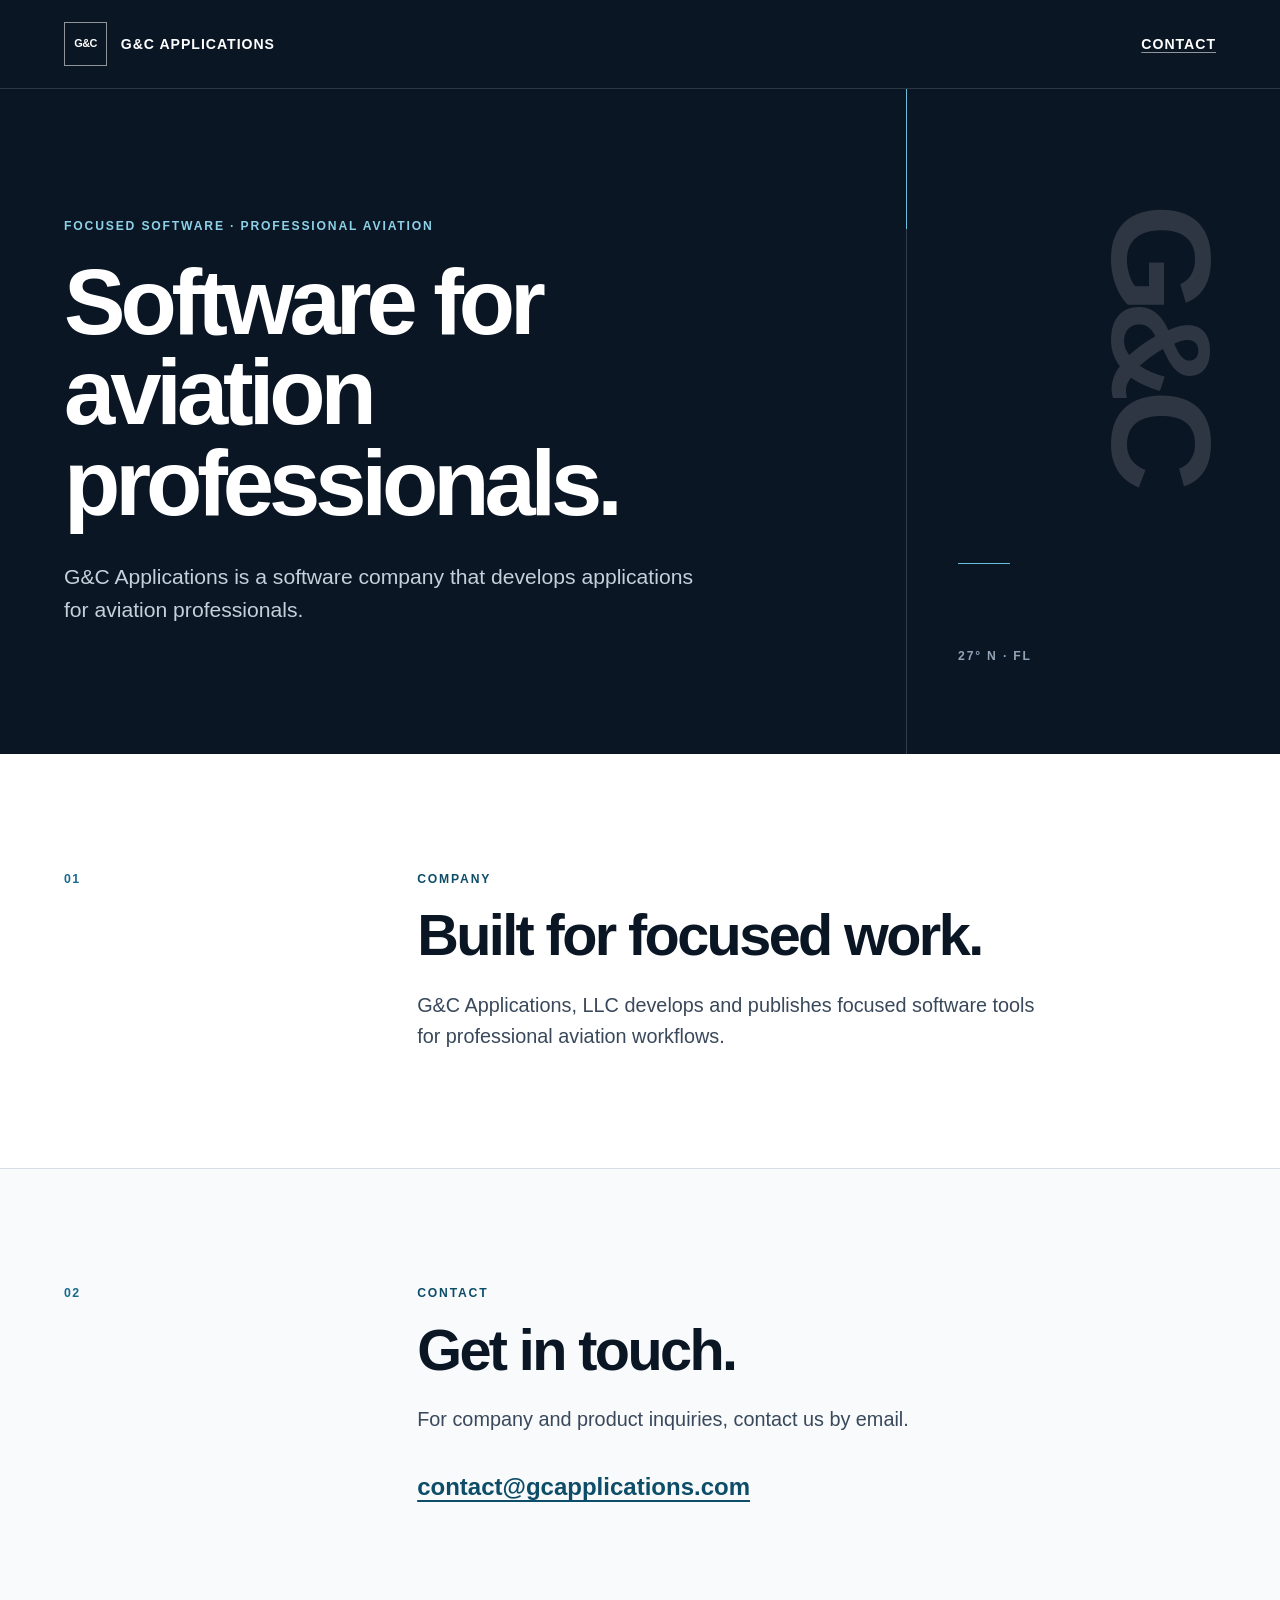
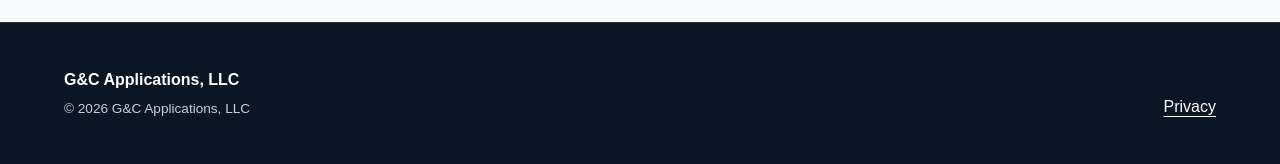
<file: index.html>
<!doctype html>
<html lang="en">
  <head>
    <meta charset="utf-8">
    <meta name="viewport" content="width=device-width, initial-scale=1">
    <meta name="description" content="G&amp;C Applications develops and publishes focused software for professional aviation workflows.">
    <meta name="theme-color" content="#0b1624">
    <link rel="canonical" href="https://gcapplications.com/">
    <link rel="icon" href="favicon.svg" type="image/svg+xml">
    <link rel="stylesheet" href="styles.css">
    <title>G&amp;C Applications — Software for aviation professionals</title>
  </head>
  <body>
    <a class="skip-link" href="#main-content">Skip to content</a>

    <header class="site-header">
      <div class="shell header-inner">
        <a class="brand" href="./" aria-label="G&amp;C Applications home">
          <span class="brand-mark" aria-hidden="true">G&amp;C</span>
          <span class="brand-name">G&amp;C Applications</span>
        </a>
        <a class="header-contact" href="mailto:contact@gcapplications.com">Contact</a>
      </div>
    </header>

    <main id="main-content">
      <section class="hero" aria-labelledby="hero-title">
        <div class="shell hero-grid">
          <div class="hero-copy">
            <p class="eyebrow">Focused software · Professional aviation</p>
            <h1 id="hero-title">Software for aviation professionals.</h1>
            <p class="hero-intro">G&amp;C Applications is a software company that develops applications for aviation professionals.</p>
          </div>
          <div class="signal" aria-hidden="true">
            <span class="signal-label">G&amp;C</span>
            <span class="signal-line"></span>
            <span class="signal-code">27° N · FL</span>
          </div>
        </div>
      </section>

      <section class="company" aria-labelledby="company-title">
        <div class="shell section-grid">
          <p class="section-index" aria-hidden="true">01</p>
          <div class="section-content">
            <p class="kicker">Company</p>
            <h2 id="company-title">Built for focused work.</h2>
            <p>G&amp;C Applications, LLC develops and publishes focused software tools for professional aviation workflows.</p>
          </div>
        </div>
      </section>

      <section class="contact" aria-labelledby="contact-title">
        <div class="shell section-grid">
          <p class="section-index" aria-hidden="true">02</p>
          <div class="section-content">
            <p class="kicker">Contact</p>
            <h2 id="contact-title">Get in touch.</h2>
            <p>For company and product inquiries, contact us by email.</p>
            <a class="email-link" href="mailto:contact@gcapplications.com">contact@gcapplications.com</a>
          </div>
        </div>
      </section>
    </main>

    <footer class="site-footer">
      <div class="shell footer-inner">
        <div>
          <p class="footer-brand">G&amp;C Applications, LLC</p>
          <p class="copyright">© 2026 G&amp;C Applications, LLC</p>
        </div>
        <a href="privacy/">Privacy</a>
      </div>
    </footer>
  </body>
</html>
</file>
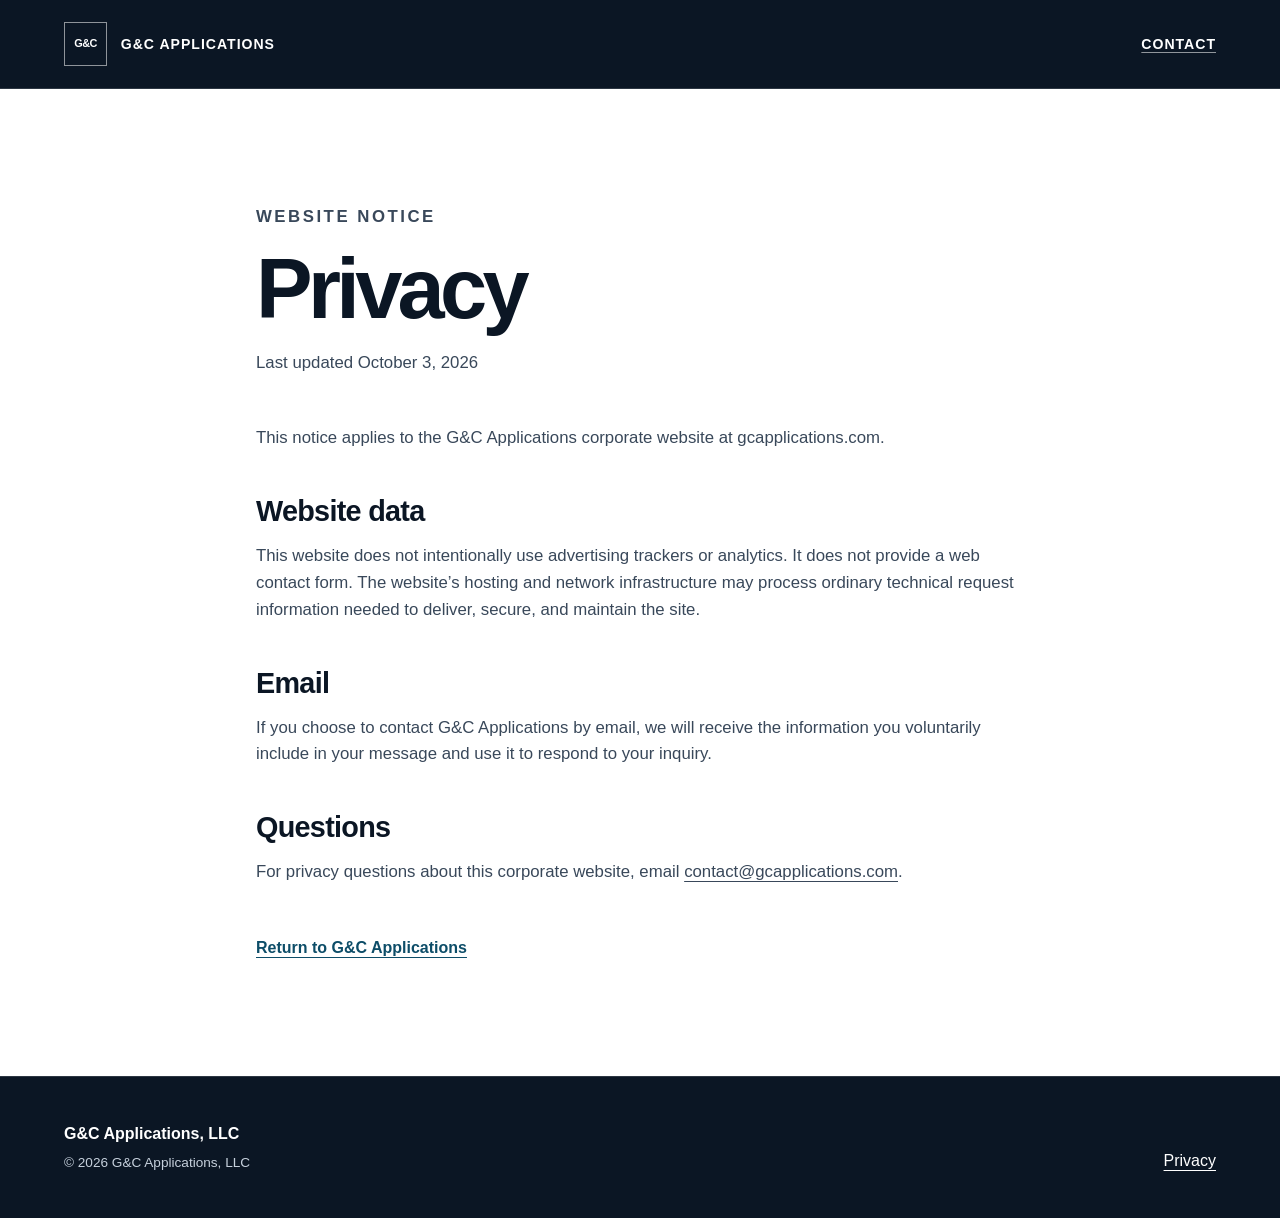
<file: privacy/index.html>
<!doctype html>
<html lang="en">
  <head>
    <meta charset="utf-8">
    <meta name="viewport" content="width=device-width, initial-scale=1">
    <meta name="description" content="Privacy notice for the G&amp;C Applications corporate website.">
    <meta name="theme-color" content="#0b1624">
    <link rel="canonical" href="https://gcapplications.com/privacy/">
    <link rel="icon" href="../favicon.svg" type="image/svg+xml">
    <link rel="stylesheet" href="../styles.css">
    <title>Privacy — G&amp;C Applications</title>
  </head>
  <body>
    <a class="skip-link" href="#main-content">Skip to content</a>

    <header class="site-header">
      <div class="shell header-inner">
        <a class="brand" href="../" aria-label="G&amp;C Applications home">
          <span class="brand-mark" aria-hidden="true">G&amp;C</span>
          <span class="brand-name">G&amp;C Applications</span>
        </a>
        <a class="header-contact" href="mailto:contact@gcapplications.com">Contact</a>
      </div>
    </header>

    <main id="main-content" class="legal-main">
      <article class="legal-wrap">
        <p class="kicker">Website notice</p>
        <h1>Privacy</h1>
        <p class="legal-meta">Last updated October 3, 2026</p>

        <p>This notice applies to the G&amp;C Applications corporate website at gcapplications.com.</p>

        <h2>Website data</h2>
        <p>This website does not intentionally use advertising trackers or analytics. It does not provide a web contact form. The website’s hosting and network infrastructure may process ordinary technical request information needed to deliver, secure, and maintain the site.</p>

        <h2>Email</h2>
        <p>If you choose to contact G&amp;C Applications by email, we will receive the information you voluntarily include in your message and use it to respond to your inquiry.</p>

        <h2>Questions</h2>
        <p>For privacy questions about this corporate website, email <a href="mailto:contact@gcapplications.com">contact@gcapplications.com</a>.</p>

        <a class="back-link" href="../">Return to G&amp;C Applications</a>
      </article>
    </main>

    <footer class="site-footer">
      <div class="shell footer-inner">
        <div>
          <p class="footer-brand">G&amp;C Applications, LLC</p>
          <p class="copyright">© 2026 G&amp;C Applications, LLC</p>
        </div>
        <a href="./" aria-current="page">Privacy</a>
      </div>
    </footer>
  </body>
</html>
</file>
<file: styles.css>
:root {
  color-scheme: light;
  --ink: #0b1624;
  --ink-soft: #39485a;
  --paper: #f8fafc;
  --white: #ffffff;
  --line: #d7dee7;
  --accent: #176b8c;
  --accent-dark: #0d4d68;
  --focus: #f5a623;
  --shell: 72rem;
}

* {
  box-sizing: border-box;
}

html {
  min-width: 20rem;
  scroll-behavior: smooth;
}

body {
  margin: 0;
  background: var(--paper);
  color: var(--ink);
  font-family: -apple-system, BlinkMacSystemFont, "Segoe UI", Helvetica, Arial, sans-serif;
  font-size: 1rem;
  line-height: 1.6;
  text-rendering: optimizeLegibility;
}

a {
  color: inherit;
  text-underline-offset: 0.22em;
  text-decoration-thickness: 0.08em;
}

a:hover {
  color: var(--accent-dark);
}

a:focus-visible {
  border-radius: 0.15rem;
  outline: 0.2rem solid var(--focus);
  outline-offset: 0.25rem;
}

.skip-link {
  position: fixed;
  z-index: 10;
  top: 0.75rem;
  left: 0.75rem;
  padding: 0.65rem 0.85rem;
  transform: translateY(-180%);
  background: var(--white);
  box-shadow: 0 0.25rem 1rem rgb(11 22 36 / 18%);
  font-weight: 700;
}

.skip-link:focus {
  transform: translateY(0);
}

.shell {
  width: min(calc(100% - 3rem), var(--shell));
  margin-inline: auto;
}

.site-header {
  border-bottom: 1px solid rgb(255 255 255 / 14%);
  background: var(--ink);
  color: var(--white);
}

.header-inner {
  display: flex;
  min-height: 5.5rem;
  align-items: center;
  justify-content: space-between;
  gap: 2rem;
}

.brand {
  display: inline-flex;
  align-items: center;
  gap: 0.85rem;
  text-decoration: none;
}

.brand:hover,
.site-header a:hover {
  color: var(--white);
}

.brand-mark {
  display: grid;
  width: 2.7rem;
  aspect-ratio: 1;
  place-items: center;
  border: 1px solid rgb(255 255 255 / 54%);
  font-size: 0.68rem;
  font-weight: 800;
  letter-spacing: -0.04em;
}

.brand-name,
.header-contact {
  font-size: 0.88rem;
  font-weight: 700;
  letter-spacing: 0.07em;
  text-transform: uppercase;
}

.header-contact {
  text-decoration-color: rgb(255 255 255 / 55%);
}

.hero {
  overflow: hidden;
  background: var(--ink);
  color: var(--white);
}

.hero-grid {
  display: grid;
  min-height: clamp(31rem, 68vh, 43rem);
  grid-template-columns: minmax(0, 1.55fr) minmax(15rem, 0.65fr);
  align-items: stretch;
  gap: clamp(3rem, 8vw, 8rem);
}

.hero-copy {
  align-self: center;
  padding-block: clamp(5.25rem, 10vw, 9rem);
}

.eyebrow,
.kicker,
.signal-code {
  margin: 0 0 1.35rem;
  font-size: 0.76rem;
  font-weight: 750;
  letter-spacing: 0.15em;
  text-transform: uppercase;
}

.eyebrow {
  color: #8dd1e8;
}

h1,
h2,
p {
  overflow-wrap: break-word;
}

h1 {
  max-width: 13ch;
  margin: 0;
  font-size: clamp(3rem, 7.2vw, 6.5rem);
  font-weight: 680;
  letter-spacing: -0.055em;
  line-height: 0.98;
}

.hero-intro {
  max-width: 40rem;
  margin: 2rem 0 0;
  color: #c6d0dc;
  font-size: clamp(1.08rem, 1.7vw, 1.32rem);
  line-height: 1.55;
}

.signal {
  position: relative;
  display: flex;
  min-height: 100%;
  flex-direction: column;
  justify-content: space-between;
  padding: clamp(4rem, 9vw, 8rem) 0 clamp(3rem, 7vw, 5.5rem) clamp(1.75rem, 4vw, 3.5rem);
  border-left: 1px solid rgb(255 255 255 / 17%);
}

.signal::before {
  position: absolute;
  top: 0;
  left: -1px;
  width: 1px;
  height: 21%;
  background: #69bfdc;
  content: "";
}

.signal-label {
  color: rgb(255 255 255 / 14%);
  font-size: clamp(4.5rem, 11vw, 9rem);
  font-weight: 800;
  letter-spacing: -0.09em;
  line-height: 0.8;
  writing-mode: vertical-rl;
}

.signal-line {
  width: 3.25rem;
  border-top: 1px solid #69bfdc;
}

.signal-code {
  margin: 0;
  color: #92a3b6;
}

.company,
.contact {
  padding-block: clamp(4.5rem, 9vw, 8rem);
}

.company {
  background: var(--white);
}

.contact {
  border-top: 1px solid var(--line);
}

.section-grid {
  display: grid;
  grid-template-columns: minmax(4rem, 0.33fr) minmax(0, 1fr);
  gap: clamp(2rem, 7vw, 7rem);
}

.section-index {
  margin: 0;
  color: var(--accent);
  font-size: 0.77rem;
  font-weight: 800;
  letter-spacing: 0.12em;
}

.section-content {
  max-width: 45rem;
}

.kicker {
  margin-bottom: 1rem;
  color: var(--accent-dark);
}

h2 {
  margin: 0 0 1.5rem;
  font-size: clamp(2rem, 4.5vw, 3.7rem);
  font-weight: 680;
  letter-spacing: -0.045em;
  line-height: 1.05;
}

.section-content > p:not(.kicker) {
  max-width: 40rem;
  margin: 0;
  color: var(--ink-soft);
  font-size: clamp(1.05rem, 1.65vw, 1.24rem);
}

.email-link {
  display: inline-block;
  margin-top: 2rem;
  color: var(--accent-dark);
  font-size: clamp(1.05rem, 2.1vw, 1.5rem);
  font-weight: 720;
}

.site-footer {
  padding-block: 2.75rem;
  border-top: 1px solid rgb(255 255 255 / 14%);
  background: var(--ink);
  color: #c6d0dc;
}

.footer-inner {
  display: flex;
  align-items: end;
  justify-content: space-between;
  gap: 2rem;
}

.footer-brand,
.copyright {
  margin: 0;
}

.footer-brand {
  color: var(--white);
  font-weight: 700;
}

.copyright {
  margin-top: 0.35rem;
  font-size: 0.85rem;
}

.site-footer a {
  color: var(--white);
}

.legal-main,
.error-main {
  background: var(--white);
}

.legal-wrap,
.error-wrap {
  width: min(calc(100% - 3rem), 48rem);
  margin-inline: auto;
  padding-block: clamp(4rem, 9vw, 8rem);
}

.legal-wrap h1,
.error-wrap h1 {
  max-width: 12ch;
  color: var(--ink);
  font-size: clamp(2.7rem, 7vw, 5.3rem);
}

.legal-meta {
  margin: 1.25rem 0 3rem;
  color: var(--ink-soft);
}

.legal-wrap h2 {
  margin: 2.75rem 0 0.8rem;
  font-size: clamp(1.35rem, 3vw, 1.8rem);
  letter-spacing: -0.025em;
}

.legal-wrap p,
.error-wrap p {
  color: var(--ink-soft);
  font-size: 1.05rem;
}

.back-link {
  display: inline-block;
  margin-top: 2rem;
  color: var(--accent-dark);
  font-weight: 720;
}

@media (max-width: 46rem) {
  .shell,
  .legal-wrap,
  .error-wrap {
    width: min(calc(100% - 2rem), var(--shell));
  }

  .header-inner {
    min-height: 4.75rem;
  }

  .brand-name {
    font-size: 0.75rem;
  }

  .header-contact {
    font-size: 0.72rem;
  }

  .hero-grid {
    min-height: auto;
    grid-template-columns: 1fr;
    gap: 0;
  }

  .hero-copy {
    padding-block: 5rem 4.25rem;
  }

  .signal {
    min-height: auto;
    flex-direction: row;
    align-items: center;
    padding: 1.4rem 0;
    border-top: 1px solid rgb(255 255 255 / 17%);
    border-left: 0;
  }

  .signal::before {
    width: 24%;
    height: 1px;
  }

  .signal-label {
    font-size: 3.2rem;
    writing-mode: horizontal-tb;
  }

  .signal-line {
    display: none;
  }

  .section-grid {
    grid-template-columns: 1fr;
    gap: 1.5rem;
  }

  .footer-inner {
    align-items: start;
    flex-direction: column;
  }
}

@media (max-width: 23rem) {
  .brand-mark {
    width: 2.35rem;
  }

  .brand-name {
    max-width: 7rem;
    line-height: 1.25;
  }

  h1 {
    font-size: 2.7rem;
  }
}

@media (prefers-reduced-motion: reduce) {
  html {
    scroll-behavior: auto;
  }
}
</file>
